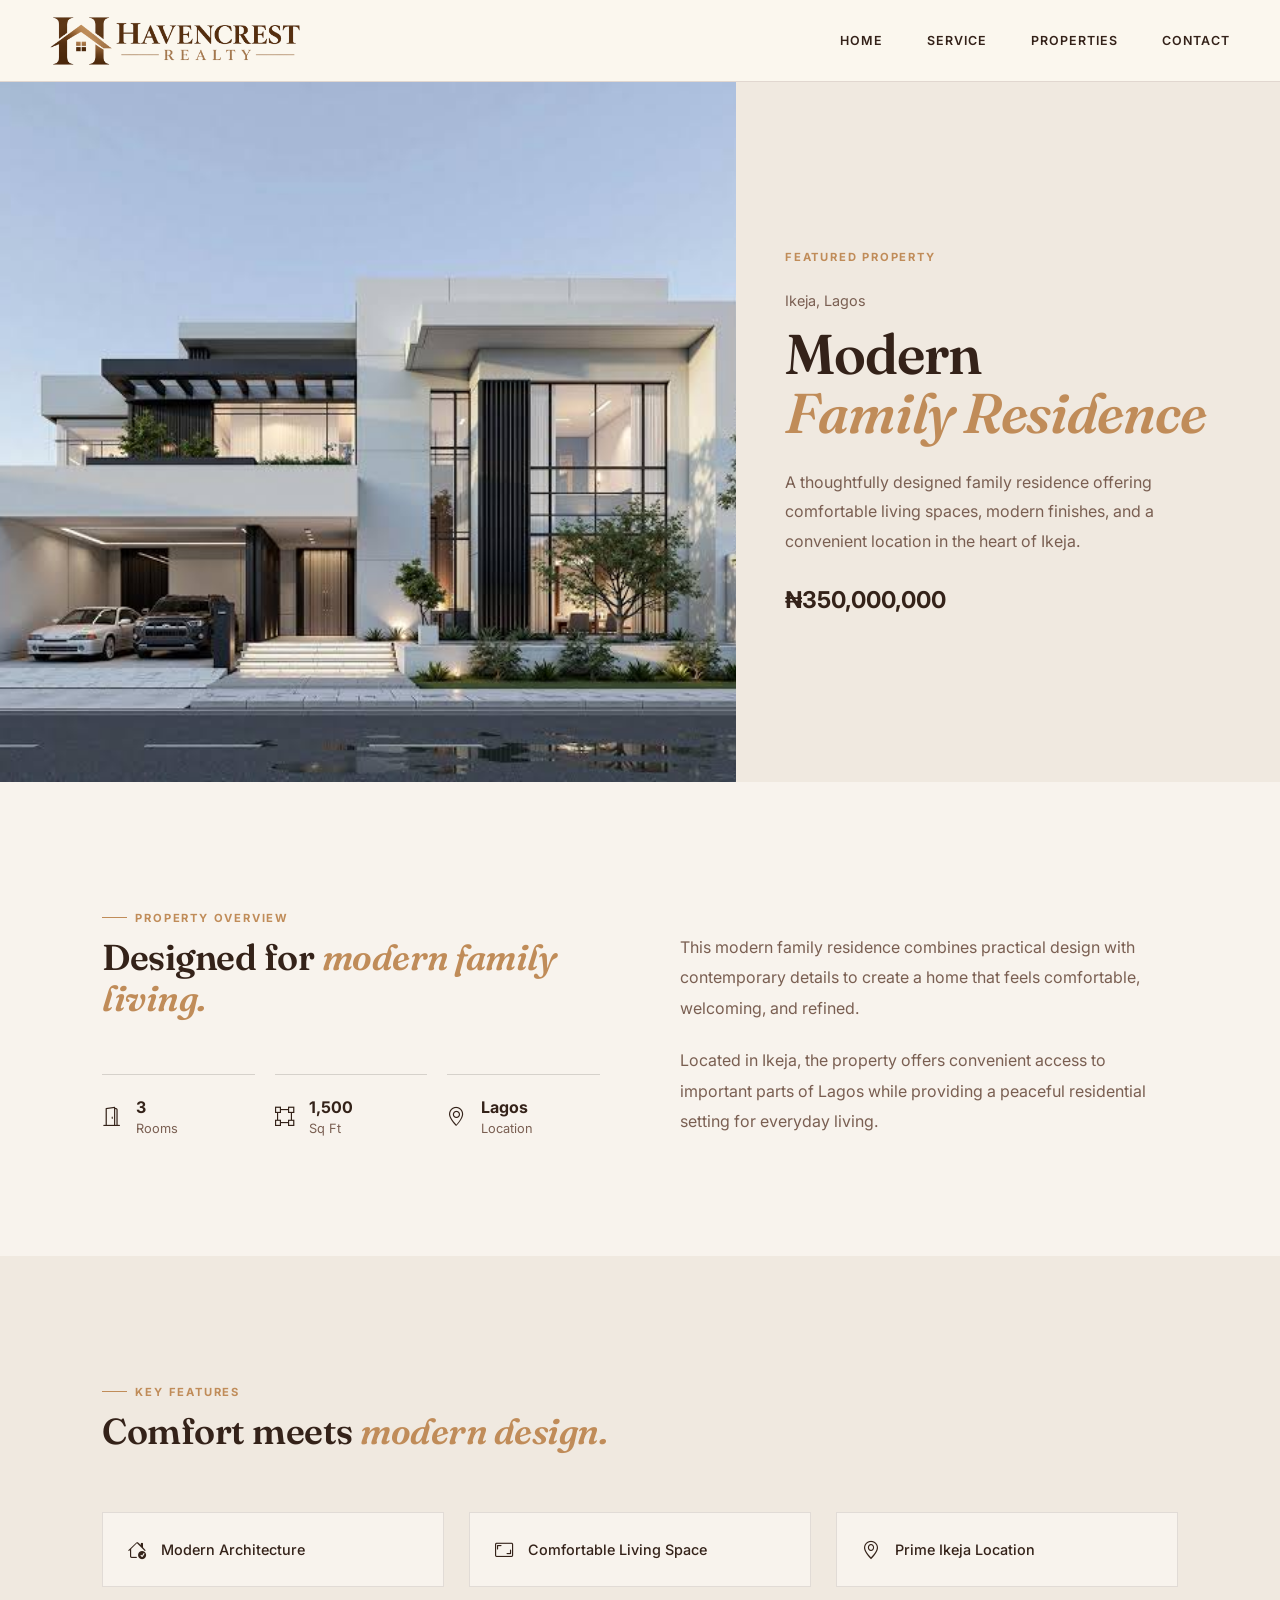
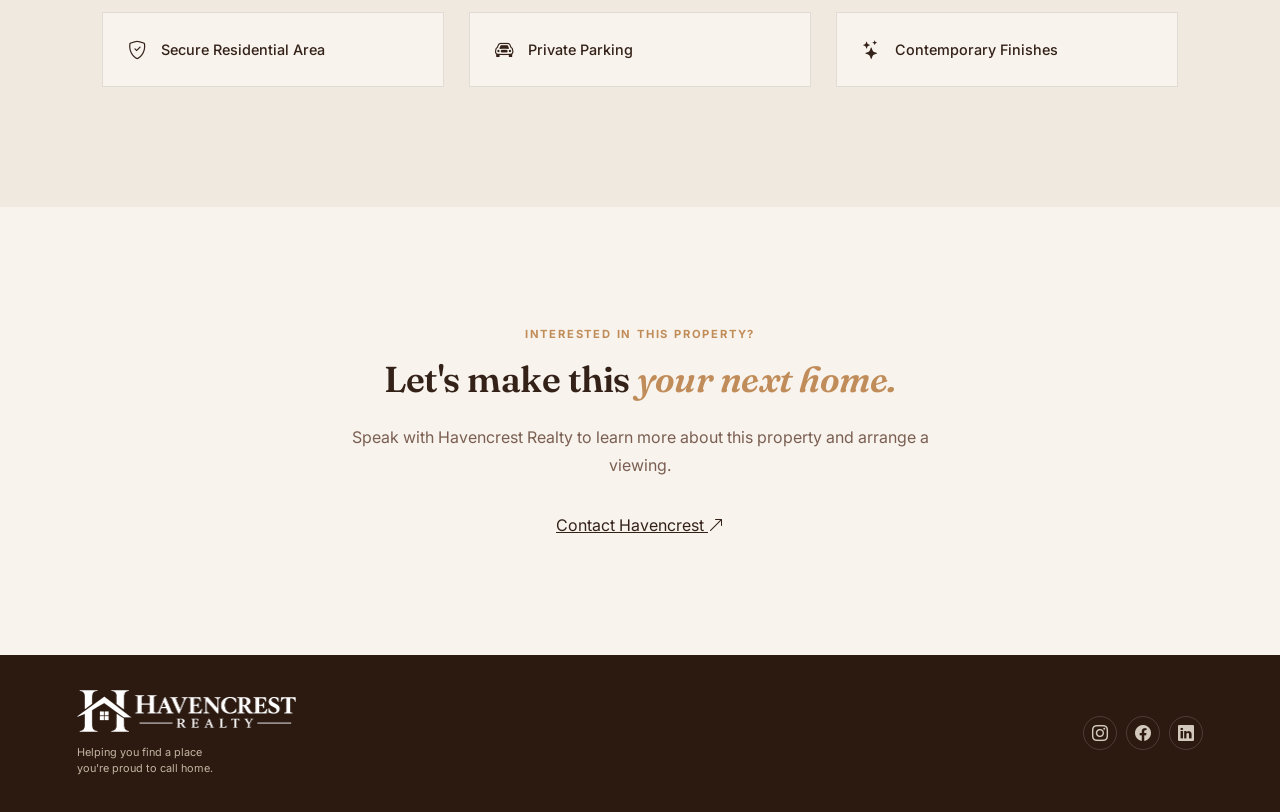
<file: property-2.html>
<!DOCTYPE html>
<html lang="en">
<head>

    <meta charset="UTF-8">
    <meta name="viewport" content="width=device-width, initial-scale=1.0">

    <title>Modern Family Residence | Havencrest Realty</title>

    <link rel="preconnect" href="https://fonts.googleapis.com">
    <link rel="preconnect" href="https://fonts.gstatic.com" crossorigin>

    <link
        href="https://fonts.googleapis.com/css2?family=Fraunces:ital,wght@0,400;0,500;0,600;0,700;1,400&family=Inter:wght@400;500;600;700&display=swap"
        rel="stylesheet"
    >

    <link
        rel="stylesheet"
        href="https://cdn.jsdelivr.net/npm/bootstrap-icons@1.11.1/font/bootstrap-icons.css"
    >

    <link rel="stylesheet" href="./assets/css/index.css">
    <link rel="stylesheet" href="./assets/css/property-2.css">

</head>

<body>

    <header class="nav-wrapper">

        <a href="index.html" class="logo-link">

            <img
                src="./assets/image/havencrest-logo.png"
                alt="Havencrest Realty"
                class="logo-img"
            >

        </a>

        <nav class="nav-content">

            <a href="index.html#home">HOME</a>
            <a href="services.html">SERVICE</a>
            <a href="properties.html">PROPERTIES</a>
            <a href="index.html#contact">CONTACT</a>

        </nav>

        <button class="menu-toggle" aria-label="Toggle menu" aria-expanded="false">
            <i class="bi bi-list"></i>
        </button>

    </header>


    <main>

        <section class="property-detail-hero">

            <div class="property-detail-image">

                <img
                    src="./assets/image/house card 2.jpg"
                    alt="Modern Family Residence in Ikeja"
                >

            </div>


            <div class="property-detail-intro">

                <span class="section-label">
                    FEATURED PROPERTY
                </span>

                <p class="property-detail-location">
                    Ikeja, Lagos
                </p>

                <h1>
                    Modern
                    <span>Family Residence</span>
                </h1>

                <p class="property-detail-description">
                    A thoughtfully designed family residence offering
                    comfortable living spaces, modern finishes, and a
                    convenient location in the heart of Ikeja.
                </p>

                <div class="property-detail-price">
                    ₦350,000,000
                </div>

            </div>

        </section>


        <section class="property-detail-info">

            <div class="property-overview">

                <div class="property-overview-heading">

                    <span class="section-label">
                        PROPERTY OVERVIEW
                    </span>

                    <h2>
                        Designed for
                        <span>modern family living.</span>
                    </h2>

                </div>


                <div class="property-stats">

                    <div class="property-stat">

                        <i class="bi bi-door-open"></i>

                        <div>
                            <strong>3</strong>
                            <span>Rooms</span>
                        </div>

                    </div>


                    <div class="property-stat">

                        <i class="bi bi-bounding-box"></i>

                        <div>
                            <strong>1,500</strong>
                            <span>Sq Ft</span>
                        </div>

                    </div>


                    <div class="property-stat">

                        <i class="bi bi-geo-alt"></i>

                        <div>
                            <strong>Lagos</strong>
                            <span>Location</span>
                        </div>

                    </div>

                </div>

            </div>


            <div class="property-description">

                <p>
                    This modern family residence combines practical
                    design with contemporary details to create a home
                    that feels comfortable, welcoming, and refined.
                </p>

                <p>
                    Located in Ikeja, the property offers convenient
                    access to important parts of Lagos while providing
                    a peaceful residential setting for everyday living.
                </p>

            </div>

        </section>


        <section class="property-features">

            <div class="property-features-heading">

                <span class="section-label">
                    KEY FEATURES
                </span>

                <h2>
                    Comfort meets
                    <span>modern design.</span>
                </h2>

            </div>


            <div class="features-grid">

                <div class="feature-item">

                    <i class="bi bi-house-check"></i>

                    <span>
                        Modern Architecture
                    </span>

                </div>


                <div class="feature-item">

                    <i class="bi bi-aspect-ratio"></i>

                    <span>
                        Comfortable Living Space
                    </span>

                </div>


                <div class="feature-item">

                    <i class="bi bi-geo-alt"></i>

                    <span>
                        Prime Ikeja Location
                    </span>

                </div>


                <div class="feature-item">

                    <i class="bi bi-shield-check"></i>

                    <span>
                        Secure Residential Area
                    </span>

                </div>


                <div class="feature-item">

                    <i class="bi bi-car-front"></i>

                    <span>
                        Private Parking
                    </span>

                </div>


                <div class="feature-item">

                    <i class="bi bi-stars"></i>

                    <span>
                        Contemporary Finishes
                    </span>

                </div>

            </div>

        </section>


        <section class="property-detail-cta">

            <div class="property-detail-cta-content">

                <span class="section-label">
                    INTERESTED IN THIS PROPERTY?
                </span>

                <h2>
                    Let's make this
                    <span>your next home.</span>
                </h2>

                <p>
                    Speak with Havencrest Realty to learn more about
                    this property and arrange a viewing.
                </p>

                <a href="index.html#contact" class="cta-button">

                    Contact Havencrest

                    <i class="bi bi-arrow-up-right"></i>

                </a>

            </div>

        </section>

    </main>


    <footer class="footer">

        <div class="footer-logo">

            <img
                src="./assets/image/havencrest-logo.png"
                alt="Havencrest Realty"
            >

            <p>
                Helping you find a place<br>
                you're proud to call home.
            </p>

        </div>


        <div class="footer-socials">

            <a href="#" aria-label="Instagram">
                <i class="bi bi-instagram"></i>
            </a>

            <a href="#" aria-label="Facebook">
                <i class="bi bi-facebook"></i>
            </a>

            <a href="#" aria-label="LinkedIn">
                <i class="bi bi-linkedin"></i>
            </a>

        </div>

    </footer>

    <script src="./assets/js/main.js"></script>

</body>
</html>
</file>
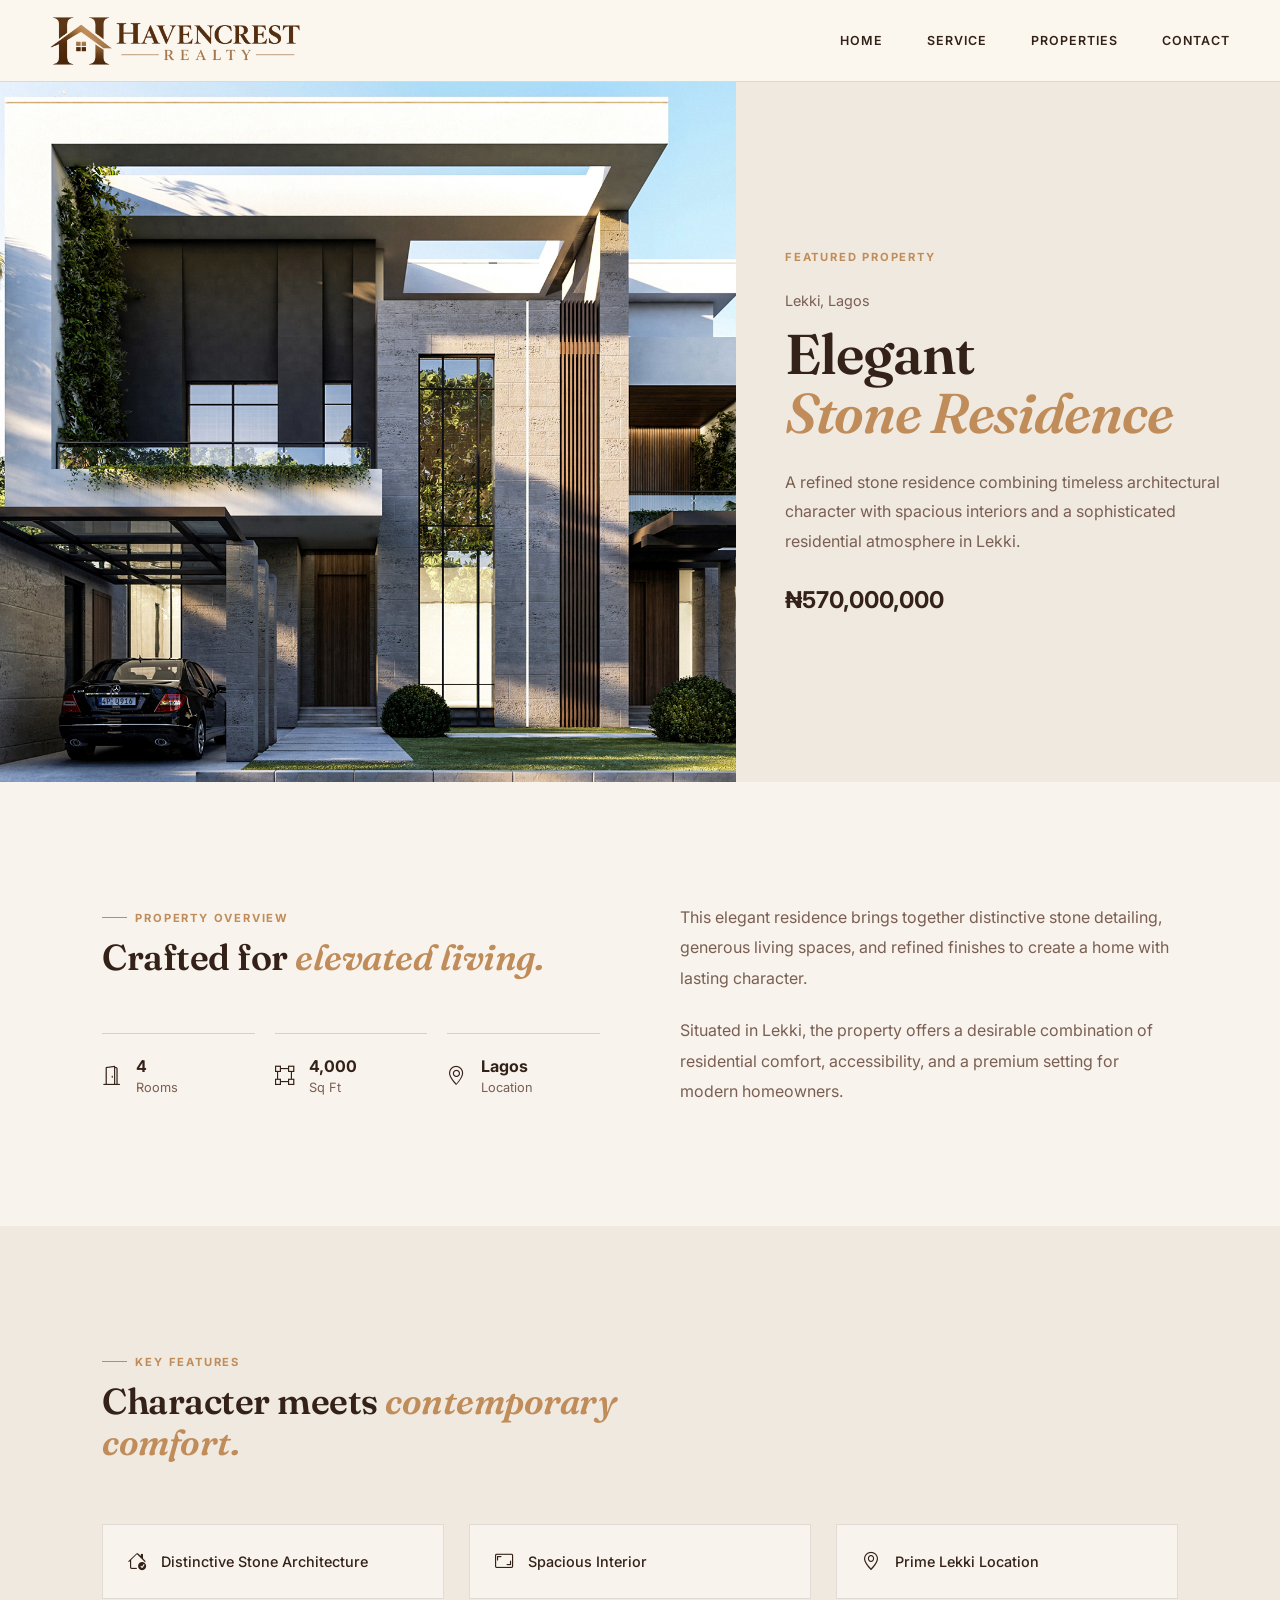
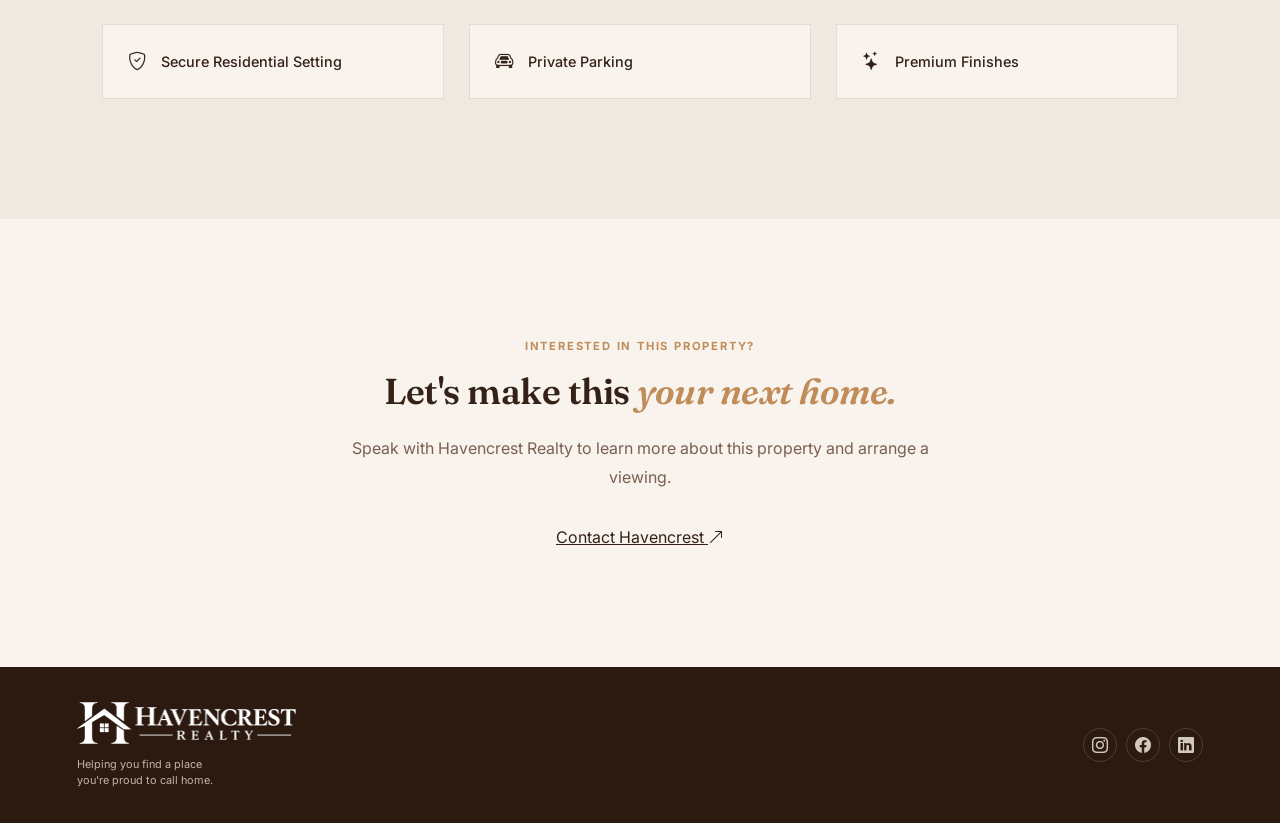
<file: property-3.html>
<!DOCTYPE html>
<html lang="en">
<head>

    <meta charset="UTF-8">
    <meta name="viewport" content="width=device-width, initial-scale=1.0">

    <title>Elegant Stone Residence | Havencrest Realty</title>

    <link rel="preconnect" href="https://fonts.googleapis.com">
    <link rel="preconnect" href="https://fonts.gstatic.com" crossorigin>

    <link
        href="https://fonts.googleapis.com/css2?family=Fraunces:ital,wght@0,400;0,500;0,600;0,700;1,400&family=Inter:wght@400;500;600;700&display=swap"
        rel="stylesheet"
    >

    <link
        rel="stylesheet"
        href="https://cdn.jsdelivr.net/npm/bootstrap-icons@1.11.1/font/bootstrap-icons.css"
    >

    <link rel="stylesheet" href="./assets/css/index.css">
    <link rel="stylesheet" href="./assets/css/property-3.css">

</head>

<body>

    <header class="nav-wrapper">

        <a href="index.html" class="logo-link">

            <img
                src="./assets/image/havencrest-logo.png"
                alt="Havencrest Realty"
                class="logo-img"
            >

        </a>

        <nav class="nav-content">

            <a href="index.html">HOME</a>
            <a href="services.html">SERVICE</a>
            <a href="properties.html">PROPERTIES</a>
            <a href="index.html#contact">CONTACT</a>

        </nav>

        <button class="menu-toggle" aria-label="Toggle menu" aria-expanded="false">
            <i class="bi bi-list"></i>
        </button>

    </header>


    <main>

        <section class="property-detail-hero">

            <div class="property-detail-image">

                <img
                    src="./assets/image/house card 3.jpg"
                    alt="Elegant Stone Residence in Lekki"
                >

            </div>


            <div class="property-detail-intro">

                <span class="section-label">
                    FEATURED PROPERTY
                </span>

                <p class="property-detail-location">
                    Lekki, Lagos
                </p>

                <h1>
                    Elegant
                    <span>Stone Residence</span>
                </h1>

                <p class="property-detail-description">
                    A refined stone residence combining timeless
                    architectural character with spacious interiors
                    and a sophisticated residential atmosphere in Lekki.
                </p>

                <div class="property-detail-price">
                    ₦570,000,000
                </div>

            </div>

        </section>


        <section class="property-detail-info">

            <div class="property-overview">

                <div class="property-overview-heading">

                    <span class="section-label">
                        PROPERTY OVERVIEW
                    </span>

                    <h2>
                        Crafted for
                        <span>elevated living.</span>
                    </h2>

                </div>


                <div class="property-stats">

                    <div class="property-stat">

                        <i class="bi bi-door-open"></i>

                        <div>
                            <strong>4</strong>
                            <span>Rooms</span>
                        </div>

                    </div>


                    <div class="property-stat">

                        <i class="bi bi-bounding-box"></i>

                        <div>
                            <strong>4,000</strong>
                            <span>Sq Ft</span>
                        </div>

                    </div>


                    <div class="property-stat">

                        <i class="bi bi-geo-alt"></i>

                        <div>
                            <strong>Lagos</strong>
                            <span>Location</span>
                        </div>

                    </div>

                </div>

            </div>


            <div class="property-description">

                <p>
                    This elegant residence brings together distinctive
                    stone detailing, generous living spaces, and refined
                    finishes to create a home with lasting character.
                </p>

                <p>
                    Situated in Lekki, the property offers a desirable
                    combination of residential comfort, accessibility,
                    and a premium setting for modern homeowners.
                </p>

            </div>

        </section>


        <section class="property-features">

            <div class="property-features-heading">

                <span class="section-label">
                    KEY FEATURES
                </span>

                <h2>
                    Character meets
                    <span>contemporary comfort.</span>
                </h2>

            </div>


            <div class="features-grid">

                <div class="feature-item">

                    <i class="bi bi-house-check"></i>

                    <span>
                        Distinctive Stone Architecture
                    </span>

                </div>


                <div class="feature-item">

                    <i class="bi bi-aspect-ratio"></i>

                    <span>
                        Spacious Interior
                    </span>

                </div>


                <div class="feature-item">

                    <i class="bi bi-geo-alt"></i>

                    <span>
                        Prime Lekki Location
                    </span>

                </div>


                <div class="feature-item">

                    <i class="bi bi-shield-check"></i>

                    <span>
                        Secure Residential Setting
                    </span>

                </div>


                <div class="feature-item">

                    <i class="bi bi-car-front"></i>

                    <span>
                        Private Parking
                    </span>

                </div>


                <div class="feature-item">

                    <i class="bi bi-stars"></i>

                    <span>
                        Premium Finishes
                    </span>

                </div>

            </div>

        </section>


        <section class="property-detail-cta">

            <div class="property-detail-cta-content">

                <span class="section-label">
                    INTERESTED IN THIS PROPERTY?
                </span>

                <h2>
                    Let's make this
                    <span>your next home.</span>
                </h2>

                <p>
                    Speak with Havencrest Realty to learn more about
                    this property and arrange a viewing.
                </p>

                <a href="index.html#contact" class="cta-button">

                    Contact Havencrest

                    <i class="bi bi-arrow-up-right"></i>

                </a>

            </div>

        </section>

    </main>


    <footer class="footer">

        <div class="footer-logo">

            <img
                src="./assets/image/havencrest-logo.png"
                alt="Havencrest Realty"
            >

            <p>
                Helping you find a place<br>
                you're proud to call home.
            </p>

        </div>


        <div class="footer-socials">

            <a href="#" aria-label="Instagram">
                <i class="bi bi-instagram"></i>
            </a>

            <a href="#" aria-label="Facebook">
                <i class="bi bi-facebook"></i>
            </a>

            <a href="#" aria-label="LinkedIn">
                <i class="bi bi-linkedin"></i>
            </a>

        </div>

    </footer>

    <script src="./assets/js/main.js"></script>

</body>
</html>
</file>
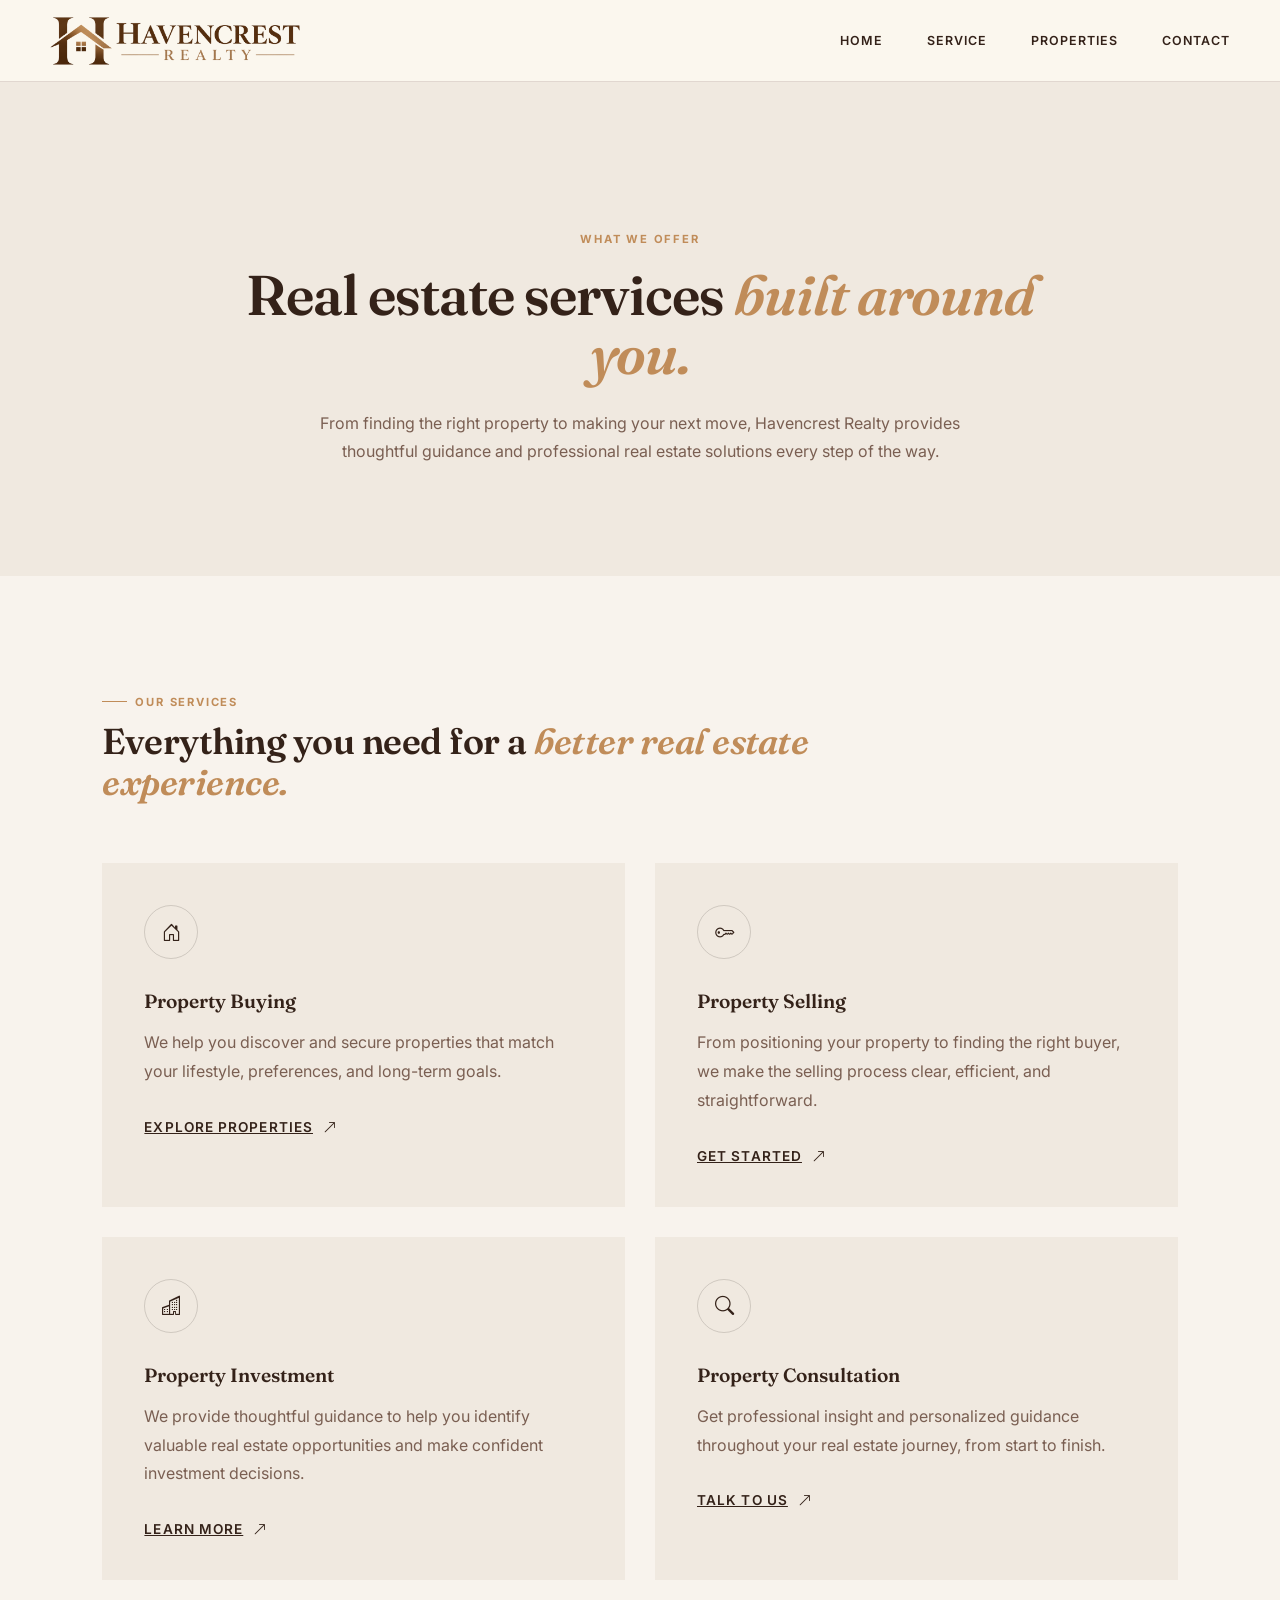
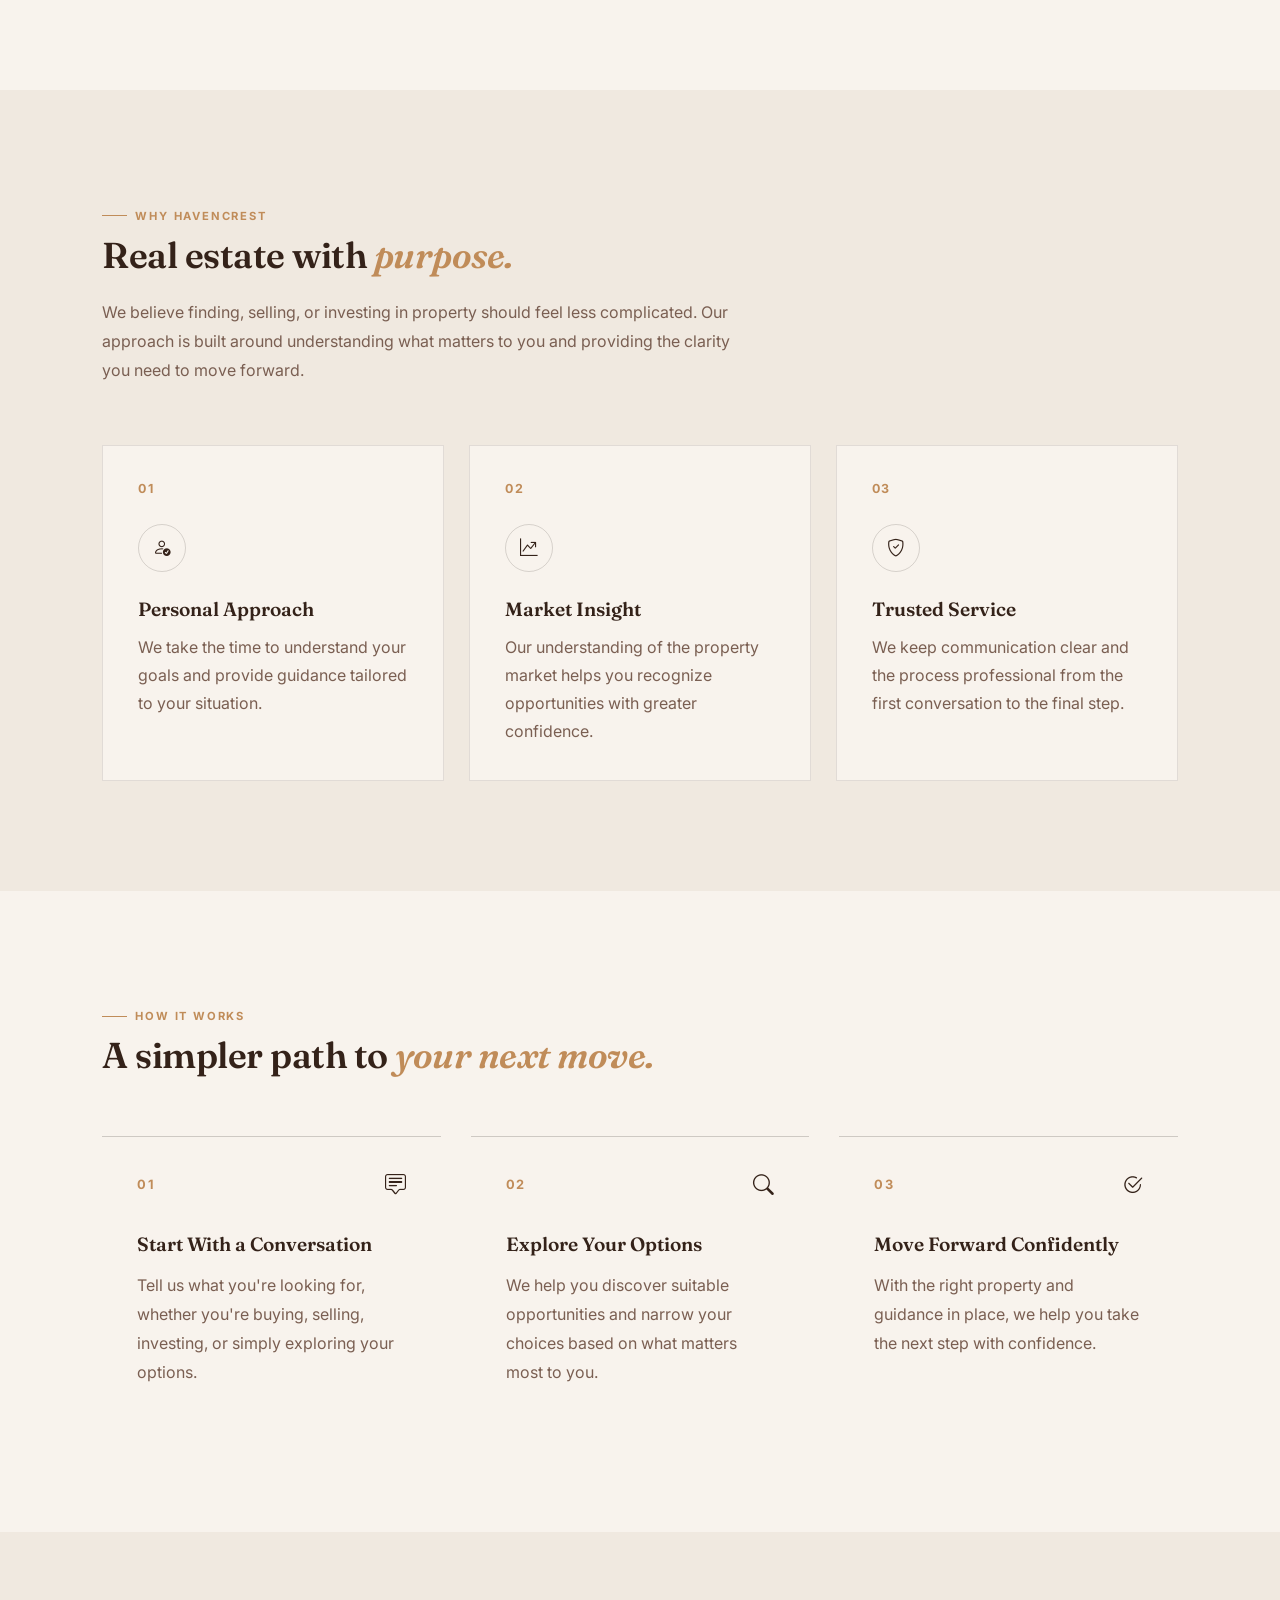
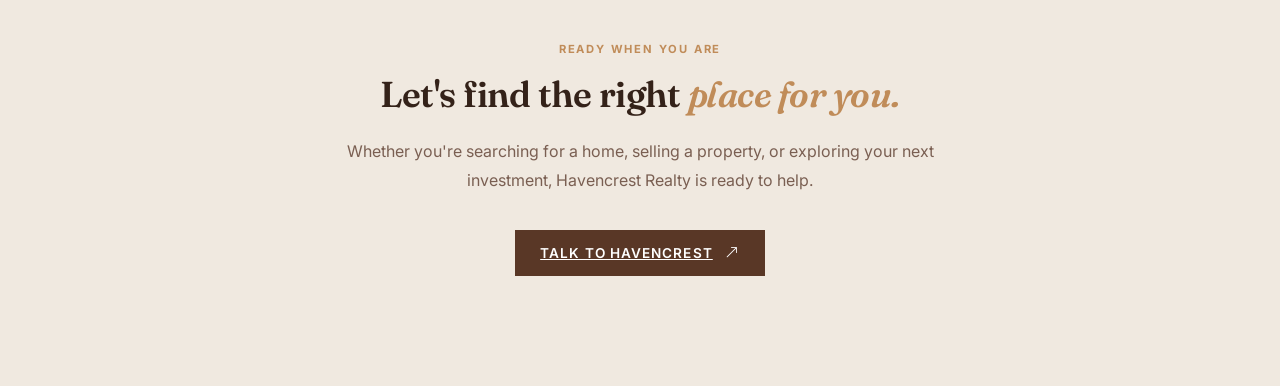
<file: services.html>
<!DOCTYPE html>
<html lang="en">
<head>

    <meta charset="UTF-8">
    <meta name="viewport" content="width=device-width, initial-scale=1.0">

    <title>Services | Havencrest Realty</title>

    <link rel="preconnect" href="https://fonts.googleapis.com">
    <link rel="preconnect" href="https://fonts.gstatic.com" crossorigin>

    <link
        href="https://fonts.googleapis.com/css2?family=Fraunces:ital,wght@0,400;0,500;0,600;0,700;1,400&family=Inter:wght@400;500;600;700&display=swap"
        rel="stylesheet"
    >

    <link
        rel="stylesheet"
        href="https://cdn.jsdelivr.net/npm/bootstrap-icons@1.11.1/font/bootstrap-icons.css"
    >

    <link rel="stylesheet" href="./assets/css/index.css">
    <link rel="stylesheet" href="./assets/css/services.css">

</head>

<body>

    <header class="nav-wrapper">

        <a href="index.html" class="logo-link">
            <img
                src="./assets/image/havencrest-logo.png"
                alt="Havencrest Realty"
                class="logo-img"
            >
        </a>

        <nav class="nav-content">
            <a href="index.html">HOME</a>
            <a href="services.html">SERVICE</a>
            <a href="properties.html">PROPERTIES</a>
            <a href="index.html#contact">CONTACT</a>
        </nav>

        <button class="menu-toggle" aria-label="Toggle menu" aria-expanded="false">
            <i class="bi bi-list"></i>
        </button>

    </header>


<main>

    <!-- =====================================================
         SERVICES HERO
    ===================================================== -->

    <section class="services-hero">

        <span class="section-label">
            WHAT WE OFFER
        </span>

        <h1>
            Real estate services
            <span>built around you.</span>
        </h1>

        <p>
            From finding the right property to making your next move,
            Havencrest Realty provides thoughtful guidance and
            professional real estate solutions every step of the way.
        </p>

    </section>


    <!-- =====================================================
         OUR SERVICES
    ===================================================== -->

    <section class="services-section">

        <div class="services-heading">

            <span class="section-label">
                OUR SERVICES
            </span>

            <h2>
                Everything you need for a
                <span>better real estate experience.</span>
            </h2>

        </div>


        <div class="services-grid">

            <div class="service-card">

                <div class="service-icon">
                    <i class="bi bi-house-door"></i>
                </div>

                <h3>
                    Property Buying
                </h3>

                <p>
                    We help you discover and secure properties that
                    match your lifestyle, preferences, and
                    long-term goals.
                </p>

                <a href="properties.html" class="service-link">
                    Explore Properties
                    <i class="bi bi-arrow-up-right"></i>
                </a>

            </div>


            <div class="service-card">

                <div class="service-icon">
                    <i class="bi bi-key"></i>
                </div>

                <h3>
                    Property Selling
                </h3>

                <p>
                    From positioning your property to finding the
                    right buyer, we make the selling process clear,
                    efficient, and straightforward.
                </p>

                <a href="index.html" class="service-link">
                    Get Started
                    <i class="bi bi-arrow-up-right"></i>
                </a>

            </div>


            <div class="service-card">

                <div class="service-icon">
                    <i class="bi bi-buildings"></i>
                </div>

                <h3>
                    Property Investment
                </h3>

                <p>
                    We provide thoughtful guidance to help you identify
                    valuable real estate opportunities and make
                    confident investment decisions.
                </p>

                <a href="index.html" class="service-link">
                    Learn More
                    <i class="bi bi-arrow-up-right"></i>
                </a>

            </div>


            <div class="service-card">

                <div class="service-icon">
                    <i class="bi bi-search"></i>
                </div>

                <h3>
                    Property Consultation
                </h3>

                <p>
                    Get professional insight and personalized guidance
                    throughout your real estate journey, from start
                    to finish.
                </p>

                <a href="index.html" class="service-link">
                    Talk to Us
                    <i class="bi bi-arrow-up-right"></i>
                </a>

            </div>

        </div>

    </section>


    <!-- =====================================================
         WHY HAVENCREST
    ===================================================== -->

    <section class="services-trust">

        <div class="services-trust-intro">

            <span class="section-label">
                WHY HAVENCREST
            </span>

            <h2>
                Real estate with
                <span>purpose.</span>
            </h2>

            <p>
                We believe finding, selling, or investing in property
                should feel less complicated. Our approach is built
                around understanding what matters to you and providing
                the clarity you need to move forward.
            </p>

        </div>


        <div class="trust-grid">

            <div class="trust-card">

                <span class="trust-number">
                    01
                </span>

                <div class="trust-icon">
                    <i class="bi bi-person-check"></i>
                </div>

                <h3>
                    Personal Approach
                </h3>

                <p>
                    We take the time to understand your goals and
                    provide guidance tailored to your situation.
                </p>

            </div>


            <div class="trust-card">

                <span class="trust-number">
                    02
                </span>

                <div class="trust-icon">
                    <i class="bi bi-graph-up-arrow"></i>
                </div>

                <h3>
                    Market Insight
                </h3>

                <p>
                    Our understanding of the property market helps
                    you recognize opportunities with greater confidence.
                </p>

            </div>


            <div class="trust-card">

                <span class="trust-number">
                    03
                </span>

                <div class="trust-icon">
                    <i class="bi bi-shield-check"></i>
                </div>

                <h3>
                    Trusted Service
                </h3>

                <p>
                    We keep communication clear and the process
                    professional from the first conversation to the
                    final step.
                </p>

            </div>

        </div>

    </section>


    <!-- =====================================================
         OUR PROCESS
    ===================================================== -->

    <section class="services-process">

        <div class="process-heading">

            <span class="section-label">
                HOW IT WORKS
            </span>

            <h2>
                A simpler path to
                <span>your next move.</span>
            </h2>

        </div>


        <div class="process-grid">

            <div class="process-card">

                <div class="process-top">
                    <span>01</span>
                    <i class="bi bi-chat-square-text"></i>
                </div>

                <h3>
                    Start With a Conversation
                </h3>

                <p>
                    Tell us what you're looking for, whether you're
                    buying, selling, investing, or simply exploring
                    your options.
                </p>

            </div>


            <div class="process-card">

                <div class="process-top">
                    <span>02</span>
                    <i class="bi bi-search"></i>
                </div>

                <h3>
                    Explore Your Options
                </h3>

                <p>
                    We help you discover suitable opportunities and
                    narrow your choices based on what matters most
                    to you.
                </p>

            </div>


            <div class="process-card">

                <div class="process-top">
                    <span>03</span>
                    <i class="bi bi-check2-circle"></i>
                </div>

                <h3>
                    Move Forward Confidently
                </h3>

                <p>
                    With the right property and guidance in place,
                    we help you take the next step with confidence.
                </p>

            </div>

        </div>

    </section>


    <!-- =====================================================
         SERVICES CTA
    ===================================================== -->

    <section class="services-cta">

        <div class="services-cta-content">

            <span class="section-label">
                READY WHEN YOU ARE
            </span>

            <h2>
                Let's find the right
                <span>place for you.</span>
            </h2>

            <p>
                Whether you're searching for a home, selling a property,
                or exploring your next investment, Havencrest Realty
                is ready to help.
            </p>

            <a href="index.html" class="cta-button">
                Talk to Havencrest
                <i class="bi bi-arrow-up-right"></i>
            </a>

        </div>

    </section>

</main>

<script src="./assets/js/main.js"></script>

</body>
</html>
</file>
<file: assets/css/index.css>
:root {
  --color-bg: hsla(35, 45%, 95%, 1);
  --color-bg-soft: hsla(35, 35%, 91%, 1);
  --color-text: hsla(20, 35%, 15%, 1);
  --color-text-soft: hsla(20, 20%, 40%, 1);
  --color-accent: hsla(30, 45%, 55%, 1);
  --color-cta: hsla(20, 40%, 25%, 1);
  --color-cta-hover: hsla(20, 40%, 18%, 1);
  --color-white: #ffffff;
  --color-border: hsla(20, 20%, 80%, 0.7);
}


* {
  margin: 0;
  padding: 0;
  box-sizing: border-box;
}


html {
  scroll-behavior: smooth;
}


body {
  font-family: 'Inter', sans-serif;
  color: var(--color-text);
  background-color: var(--color-bg);
  overflow-x: hidden;
}


img {
  max-width: 100%;
}


a {
  color: inherit;
}


h1,
h2,
h3,
h4 {
  font-family: 'Fraunces', serif;
}


h1 {
  font-size: 3.5rem;
  font-weight: 600;
  line-height: 1.05;
  letter-spacing: -1px;
}


h2 {
  font-size: 2.25rem;
  font-weight: 600;
  line-height: 1.15;
  letter-spacing: -0.5px;
}


h3 {
  font-size: 1.2rem;
  font-weight: 600;
}


h4 {
  font-size: 1rem;
  font-weight: 500;
}


p {
  font-family: 'Inter', sans-serif;
  font-weight: 400;
  line-height: 1.7;
}


/* NAVIGATION*/

.nav-wrapper {
  position: sticky;
  top: 0;
  z-index: 100;

  min-height: 82px;
  padding: 15px 50px;

  display: flex;
  align-items: center;
  justify-content: space-between;

  background-color: rgba(251, 247, 239, 0.94);
  backdrop-filter: blur(12px);

  border-bottom: 1px solid var(--color-border);
}


.logo-link {
  display: flex;
  align-items: center;
  text-decoration: none;
}


.logo-img {
  width: auto;
  height: 48px;
  display: block;
}


.nav-content {
  display: flex;
  align-items: center;
  gap: 44px;
}


.nav-content a {
  position: relative;
  font-family: 'Inter', sans-serif;
  font-size: 0.78rem;
  font-weight: 600;
  letter-spacing: 1px;
  text-decoration: none;
  color: var(--color-text);
  transition: color 0.25s ease;
}

.nav-content a::after {
  content: "";
  position: absolute;
  left: 0;
  bottom: -7px;
  width: 0;
  height: 1px;
  background-color: var(--color-cta);
  transition: width 0.25s ease;
}


.nav-content a:hover {
  color: var(--color-cta);
}


.nav-content a:hover::after {
  width: 100%;
}


/* GENERAL ELEMENTS*/

.section-label {
  display: inline-flex;
  align-items: center;
  gap: 8px;
  font-family: 'Inter', sans-serif;
  font-size: 0.7rem;
  font-weight: 700;
  letter-spacing: 1.8px;
  color: var(--color-accent);
}


.section-label::before {
  content: "";
  width: 25px;
  height: 1px;
  background-color: var(--color-accent);
}


.text-link {
  display: inline-flex;
  align-items: center;
  gap: 10px;
  width: fit-content;
  font-family: 'Inter', sans-serif;
  font-size: 0.85rem;
  font-weight: 600;
  text-decoration: none;
  color: var(--color-cta);
  transition: gap 0.25s ease;
}


.text-link:hover {
  gap: 15px;
}


/* BUTTON*/

.btn {
  display: inline-flex;
  align-items: center;
  justify-content: center;
  gap: 12px;
  width: fit-content;
  padding: 14px 22px;
  border: none;
  border-radius: 7px;
  background-color: var(--color-cta);
  color: var(--color-bg);
  font-family: 'Inter', sans-serif;
  font-size: 0.8rem;
  font-weight: 600;
  text-decoration: none;
  cursor: pointer;

  transition:
    background-color 0.25s ease,
    transform 0.25s ease,
    box-shadow 0.25s ease;
}


.btn:hover {
  background-color: var(--color-cta-hover);
  transform: translateY(-2px);
  box-shadow: 0 8px 20px rgba(40, 25, 15, 0.15);
}


/* HERO*/

.landing-page {
  min-height: calc(100vh - 82px);
  display: flex;
  align-items: center;
  background-color: var(--color-bg);
  padding: 50px;
}


.hero-content {
  width: 100%;
  max-width: 1350px;
  margin: 0 auto;
  display: grid;
  grid-template-columns: 0.82fr 1.18fr;
  align-items: center;
  gap: 60px;
}


.hero-text {
  display: flex;
  flex-direction: column;
  align-items: flex-start;
  gap: 22px;
}


.hero-label {
  display: flex;
  align-items: center;
  gap: 9px;
  font-family: 'Inter', sans-serif;
  font-size: 0.7rem;
  font-weight: 700;
  letter-spacing: 1.7px;
  color: var(--color-accent);
}


.hero-label i {
  font-size: 0.9rem;
}


.hero-text h1 {
  max-width: 520px;
}


.hero-text h1 span {
  display: block;
  color: var(--color-cta);
}


.hero-text p {
  max-width: 470px;
  font-size: 1rem;
  line-height: 1.8;
  color: var(--color-text-soft);
}


.hero-actions {
  display: flex;
  align-items: center;
  gap: 28px;
  margin-top: 8px;
}


.hero-link {
  display: inline-flex;
  align-items: center;
  gap: 7px;
  font-family: 'Inter', sans-serif;
  font-size: 0.82rem;
  font-weight: 600;
  text-decoration: none;
  color: var(--color-text);
  transition: gap 0.25s ease;
}


.hero-link:hover {
  gap: 11px;
}


.hero-image-wrapper {
  position: relative;
}


.landing-img {
  width: 100%;
  height: 620px;
  display: block;
  object-fit: cover;
  border-radius: 4px 70px 4px 70px;
}


.hero-image-card {
  position: absolute;
  left: -30px;
  bottom: 35px;
  display: flex;
  align-items: center;
  gap: 13px;
  padding: 15px 20px;
  background-color: rgba(255, 255, 255, 0.94);
  box-shadow: 0 12px 30px rgba(40, 25, 15, 0.13);
  border-radius: 8px;
}


.hero-card-icon {
  width: 42px;
  height: 42px;
  display: flex;
  align-items: center;
  justify-content: center;
  border-radius: 50%;
  background-color: var(--color-bg-soft);
  color: var(--color-cta);
}


.hero-image-card strong,
.hero-image-card small {
  display: block;
}


.hero-image-card strong {
  font-family: 'Inter', sans-serif;
  font-size: 0.78rem;
  font-weight: 700;
}


.hero-image-card small {
  margin-top: 3px;
  font-family: 'Inter', sans-serif;
  font-size: 0.68rem;
  color: var(--color-text-soft);
}


/* ABOUT*/

.second-page {
  min-height: 100vh;
  padding: 110px 8%;
  display: grid;
  grid-template-columns: 1fr 0.9fr;
  align-items: center;
  gap: 90px;
  background-color: var(--color-bg-soft);
}


.second-page-image-wrapper {
  position: relative;
}


.second-page-img {
  width: 100%;
  height: 570px;
  display: block;
  object-fit: cover;
  border-radius: 4px 45px 4px 45px;
}


.image-caption {
  position: absolute;
  right: -25px;
  bottom: 25px;
  display: flex;
  align-items: center;
  gap: 13px;
  padding: 14px 20px;
  background-color: var(--color-cta);
  color: var(--color-bg);
  border-radius: 5px;
}


.image-caption span {
  font-family: 'Fraunces', serif;
  font-size: 1.3rem;
}


.image-caption p {
  font-size: 0.68rem;
  line-height: 1.3;
  max-width: 120px;
}


.second-page-info {
  display: flex;
  flex-direction: column;
  align-items: flex-start;
  gap: 22px;
}


.second-page-info h2 {
  max-width: 500px;
}


.second-page-info h2 span {
  color: var(--color-accent);
}


.second-page-info > p {
  max-width: 490px;
  font-size: 0.95rem;
  color: var(--color-text-soft);
}


.stats-list {
  width: 100%;
  display: flex;
  list-style: none;
  margin-top: 22px;
}


.stats-list li {
  flex: 1;
  padding: 0 24px;
  border-right: 1px solid var(--color-border);
}


.stats-list li:first-child {
  padding-left: 0;
}


.stats-list li:last-child {
  border-right: none;
}


.stats-list h3 {
  font-size: 1.8rem;
  color: var(--color-cta);
}


.stats-list h3 span {
  color: var(--color-accent);
}


.stats-list p {
  margin-top: 4px;
  font-size: 0.72rem;
  line-height: 1.4;
  color: var(--color-text-soft);
}


/* WHY CHOOSE US*/

.choose-us {
  min-height: 100vh;
  padding: 110px 6%;
  display: flex;
  flex-direction: column;
  justify-content: center;
  background-color: var(--color-bg);
}


.choose-us-intro {
  max-width: 650px;
  margin: 0 auto 60px;
  text-align: center;
}


.choose-us-intro .section-label {
  justify-content: center;
}


.choose-us-intro h2 {
  margin-top: 15px;
}


.choose-us-intro p {
  max-width: 500px;
  margin: 14px auto 0;
  font-size: 0.92rem;
  color: var(--color-text-soft);
}


.cards-row {
  display: grid;
  grid-template-columns: repeat(4, 1fr);
  gap: 18px;
}


.choose-card {
  position: relative;
  min-height: 300px;
  padding: 32px 28px;
  background-color: var(--color-bg-soft);
  border: 1px solid var(--color-border);
  border-radius: 5px;
  transition:
    transform 0.3s ease,
    box-shadow 0.3s ease;
}


.choose-card:hover {
  transform: translateY(-7px);
  box-shadow: 0 18px 35px rgba(40, 25, 15, 0.08);
}


.choose-icon-badge {
  width: 52px;
  height: 52px;
  display: flex;
  align-items: center;
  justify-content: center;
  margin-bottom: 38px;
  border-radius: 50%;
  background-color: var(--color-cta);
  color: var(--color-bg);
}


.choose-icon-badge i {
  font-size: 1.15rem;
}


.card-number {
  position: absolute;
  top: 27px;
  right: 25px;
  font-family: 'Inter', sans-serif;
  font-size: 0.65rem;
  font-weight: 700;
  letter-spacing: 1px;
  color: var(--color-accent);
}


.choose-card h3 {
  margin-bottom: 12px;
}


.choose-card p {
  font-size: 0.8rem;
  line-height: 1.75;
  color: var(--color-text-soft);
}


/* FEATURED RESIDENCES*/

.featured-residences {
  min-height: 100vh;
  padding: 110px 6%;
  background-color: var(--color-bg-soft);
}


.section-heading {
  max-width: 1200px;
  margin: 0 auto 50px;
  display: flex;
  align-items: flex-end;
  justify-content: space-between;
}


.section-heading h2 {
  margin-top: 12px;
}


.property-grid {
  max-width: 1200px;
  margin: 0 auto;
  display: grid;
  grid-template-columns: repeat(3, 1fr);
  gap: 22px;
}


.property-card {
  overflow: hidden;
  background-color: var(--color-white);
  border-radius: 5px;
  border: 1px solid rgba(70, 45, 25, 0.08);
  box-shadow: 0 8px 25px rgba(40, 25, 15, 0.05);
  transition:
    transform 0.3s ease,
    box-shadow 0.3s ease;
}


.property-card:hover {
  transform: translateY(-7px);
  box-shadow: 0 18px 35px rgba(40, 25, 15, 0.11);
}


.property-image-wrapper {
  position: relative;
}


.property-img {
  width: 100%;
  height: 270px;
  display: block;
  object-fit: cover;
}


.property-status {
  position: absolute;
  top: 16px;
  left: 16px;
  padding: 7px 11px;
  background-color: rgba(255, 255, 255, 0.92);
  border-radius: 3px;
  font-family: 'Inter', sans-serif;
  font-size: 0.6rem;
  font-weight: 700;
  letter-spacing: 1px;
  color: var(--color-cta);
}


.property-info {
  padding: 23px;
}


.property-location {
  display: flex;
  align-items: center;
  gap: 6px;
  font-size: 0.7rem;
  font-weight: 600;
  color: var(--color-accent);
}


.property-info h3 {
  margin-top: 9px;
  font-size: 1.25rem;
}


.property-details {
  display: flex;
  align-items: center;
  gap: 20px;
  margin-top: 17px;
  list-style: none;
}


.property-details li {
  display: flex;
  align-items: center;
  gap: 6px;
  font-size: 0.7rem;
  color: var(--color-text-soft);
}


.property-details i {
  color: var(--color-accent);
}


.property-footer {
  display: flex;
  align-items: center;
  justify-content: space-between;
  margin-top: 23px;
  padding-top: 17px;
  border-top: 1px solid hsla(20, 20%, 88%, 1);
}


.property-footer h4 {
  font-family: 'Inter', sans-serif;
  font-size: 0.92rem;
  font-weight: 700;
  color: var(--color-cta);
}


.property-arrow {
  width: 35px;
  height: 35px;
  display: flex;
  align-items: center;
  justify-content: center;
  border-radius: 50%;
  background-color: var(--color-bg-soft);
  text-decoration: none;
  color: var(--color-cta);
  transition:
    background-color 0.25s ease,
    color 0.25s ease;
}


.property-arrow:hover {
  background-color: var(--color-cta);
  color: var(--color-bg);
}


/* TESTIMONIALS*/

.testimonials {
  min-height: 100vh;
  padding: 110px 6%;
  display: flex;
  flex-direction: column;
  justify-content: center;
  background-color: var(--color-bg);
}


.testimonials-heading {
  max-width: 650px;
  margin: 0 auto 55px;
  text-align: center;
}


.testimonials-heading .section-label {
  justify-content: center;
}


.testimonials-heading h2 {
  margin-top: 15px;
}


.testimonials-heading h2 span {
  color: var(--color-accent);
}


.testimonial-grid {
  width: 100%;
  max-width: 1060px;
  margin: 0 auto;
  display: grid;
  grid-template-columns: repeat(3, 1fr);
  gap: 20px;
}


.testimonial-card {
  position: relative;
  min-height: 310px;
  padding: 30px;
  background-color: var(--color-white);
  border: 1px solid hsla(20, 20%, 87%, 1);
  border-radius: 6px;
  box-shadow: 0 8px 25px rgba(40, 25, 15, 0.05);
  transition:
    transform 0.3s ease,
    box-shadow 0.3s ease;
}


.testimonial-card:hover {
  transform: translateY(-6px);
  box-shadow: 0 18px 35px rgba(40, 25, 15, 0.09);
}


.testimonial-header {
  display: flex;
  align-items: center;
  gap: 13px;
  margin-bottom: 23px;
}


.testimonial-header img {
  width: 50px;
  height: 50px;
  border-radius: 50%;
  object-fit: cover;
}


.testimonial-header h3 {
  font-family: 'Inter', sans-serif;
  font-size: 0.85rem;
  font-weight: 700;
}


.testimonial-header h4 {
  margin-top: 3px;
  font-family: 'Inter', sans-serif;
  font-size: 0.68rem;
  font-weight: 500;
  color: hsla(20, 15%, 55%, 1);
}


.quote-icon {
  margin-bottom: 8px;
  font-size: 1.7rem;
  color: var(--color-accent);
}


.testimonial-card > p {
  font-size: 0.78rem;
  line-height: 1.8;
  color: var(--color-text-soft);
}


.testimonial-nav {
  display: flex;
  justify-content: center;
  gap: 10px;
  margin-top: 38px;
}


.nav-arrow {
  width: 42px;
  height: 42px;
  display: flex;
  align-items: center;
  justify-content: center;
  border: 1px solid hsla(20, 20%, 80%, 1);
  border-radius: 50%;
  background-color: transparent;
  color: var(--color-cta);
  cursor: pointer;
  transition:
    background-color 0.25s ease,
    color 0.25s ease;
}


.nav-arrow:hover {
  background-color: var(--color-cta);
  color: var(--color-bg);
}


/* CONTACT*/

.contact-form {
  min-height: 80vh;
  padding: 100px 30px;
  display: flex;
  align-items: center;
  justify-content: center;
  text-align: center;
  background-color: var(--color-cta);
}


.contact-content {
  width: 100%;
  max-width: 760px;
}


.contact-content .section-label {
  justify-content: center;
  color: var(--color-accent);
}


.contact-content h2 {
  margin-top: 17px;
  color: var(--color-bg);
}


.contact-content h2 span {
  display: block;
  color: var(--color-accent);
}


.contact-content > p {
  max-width: 520px;
  margin: 18px auto 0;
  font-size: 0.9rem;
  color: hsla(35, 30%, 82%, 1);
}


.contact-links {
  display: flex;
  justify-content: center;
  flex-wrap: wrap;
  gap: 25px;
  margin-top: 28px;
}


.contact-links span {
  display: flex;
  align-items: center;
  gap: 8px;
  font-family: 'Inter', sans-serif;
  font-size: 0.72rem;
  color: hsla(35, 30%, 88%, 1);
}


.contact-links i {
  color: var(--color-accent);
}


.contact-form-inner {
  max-width: 600px;
  margin: 35px auto 0;
  display: flex;
  gap: 10px;
}


.email-input {
  flex: 1;
  min-width: 0;
  padding: 15px 18px;
  border: 1px solid rgba(255, 255, 255, 0.15);
  border-radius: 6px;
  outline: none;
  background-color: rgba(255, 255, 255, 0.1);
  color: white;
  font-family: 'Inter', sans-serif;
  font-size: 0.8rem;
}


.email-input::placeholder {
  color: rgba(255, 255, 255, 0.55);
}


.email-input:focus {
  border-color: var(--color-accent);
}


.contact-form .btn {
  background-color: var(--color-bg);
  color: var(--color-cta);
}


.contact-form .btn:hover {
  background-color: var(--color-accent);
  color: var(--color-bg);
}


/* FOOTER*/

.footer {
  min-height: 150px;
  padding: 35px 6%;
  display: flex;
  align-items: center;
  justify-content: space-between;
  background-color: hsla(20, 45%, 12%, 1);
  color: var(--color-bg);
}


.footer-logo img {
  width: auto;
  height: 42px;
  filter: brightness(0) invert(1);
}


.footer-logo p {
  margin-top: 8px;
  font-size: 0.68rem;
  line-height: 1.5;
  color: hsla(35, 20%, 70%, 1);
}


.footer-socials {
  display: flex;
  gap: 9px;
}


.footer-socials a {
  width: 34px;
  height: 34px;
  display: flex;
  align-items: center;
  justify-content: center;
  border: 1px solid rgba(255, 255, 255, 0.15);
  border-radius: 50%;
  text-decoration: none;
  color: hsla(35, 20%, 78%, 1);
  transition:
    background-color 0.25s ease,
    color 0.25s ease;
}


.footer-socials a:hover {
  background-color: var(--color-accent);
  color: var(--color-cta);
}


/* ACCESSIBILITY*/

.visually-hidden {
  position: absolute;
  width: 1px;
  height: 1px;
  padding: 0;
  margin: -1px;
  overflow: hidden;
  clip: rect(0, 0, 0, 0);
  white-space: nowrap;
  border: 0;
}


/* RESPONSIVE*/

@media (max-width: 1000px) {

  .nav-wrapper {
    padding: 15px 30px;
  }


  .landing-page {
    padding: 50px 30px;
  }


  .hero-content {
    grid-template-columns: 1fr;
  }


  .hero-text {
    max-width: 650px;
  }


  .landing-img {
    height: 500px;
  }


  .second-page {
    padding: 90px 30px;

    grid-template-columns: 1fr;

    gap: 60px;
  }


  .second-page-info {
    max-width: 650px;
  }


  .cards-row {
    grid-template-columns: repeat(2, 1fr);
  }


  .property-grid,
  .testimonial-grid {
    grid-template-columns: 1fr 1fr;
  }

}


@media (max-width: 700px) {

  h1 {
    font-size: 2.7rem;
  }


  h2 {
    font-size: 1.9rem;
  }


  .nav-wrapper {
  min-height: 68px;
  padding: 10px 14px;
}

.logo-img {
  height: 34px;
  width: auto;
  flex-shrink: 0;
}

.nav-content {
  gap: 10px;
  flex-shrink: 0;
}

.nav-content a {
  font-size: 0.56rem;
  letter-spacing: 0.7px;
  white-space: nowrap;
}


  .landing-page {
    padding: 50px 20px;
  }


  .hero-content {
    gap: 45px;
  }


  .hero-text p {
    font-size: 0.9rem;
  }


  .hero-actions {
    flex-wrap: wrap;
  }


  .landing-img {
    height: 390px;

    border-radius: 4px 35px 4px 35px;
  }


  .hero-image-card {
    left: 15px;
    bottom: 20px;
  }


  .second-page {
    padding: 80px 20px;
  }


  .second-page-img {
    height: 420px;
  }


  .image-caption {
    right: 15px;
  }


  .stats-list {
    flex-wrap: wrap;
  }


  .stats-list li {
    padding: 0 12px;
  }


  .stats-list li:first-child {
    padding-left: 0;
  }


  .cards-row,
  .property-grid,
  .testimonial-grid {
    grid-template-columns: 1fr;
  }


  .choose-us,
  .featured-residences,
  .testimonials {
    padding: 80px 20px;
  }


  .section-heading {
    align-items: flex-start;
    flex-direction: column;
    gap: 20px;
  }


  .property-img {
    height: 250px;
  }


  .testimonial-card {
    min-height: auto;
  }


  .contact-form {
    padding: 80px 20px;
  }


  .contact-form-inner {
    flex-direction: column;
  }


  .email-input {
    width: 100%;
  }


  .contact-form .btn {
    width: 100%;
  }


  .footer {
    padding: 35px 20px;

    flex-direction: column;

    align-items: flex-start;

    gap: 25px;
  }


  .footer-links {
    flex-wrap: wrap;
    gap: 18px;
  }
  @media (max-width: 400px) {

  .nav-wrapper {
    padding: 9px 12px;
  }

  .logo-img {
    height: 30px;
  }

  .nav-content {
    gap: 8px;
  }

  .nav-content a {
    font-size: 0.52rem;
    letter-spacing: 0.5px;
  }

}

}

/* MOBILE MENU */

.menu-toggle {
  display: none;
  background: none;
  border: none;
  font-size: 1.8rem;
  color: var(--color-text);
  cursor: pointer;
}

@media (max-width: 700px) {

  .menu-toggle {
    display: block;
  }

  .nav-content {
    display: none;
    position: absolute;
    top: 100%;
    left: 0;
    width: 100%;
    flex-direction: column;
    align-items: flex-start;
    gap: 0;
    padding: 10px 20px 20px;
    background-color: var(--color-bg);
    border-bottom: 1px solid var(--color-border);
  }

  .nav-content.open {
    display: flex;
  }

  .nav-content a {
    width: 100%;
    padding: 14px 0;
    font-size: 0.85rem;
    letter-spacing: 1px;
  }

}

/* FORM FEEDBACK */

.form-message {
  min-height: 24px;
  margin-top: 16px;
  font-family: 'Inter', sans-serif;
  font-size: 0.8rem;
  font-weight: 500;
}

.form-message.error {
  color: hsla(5, 80%, 80%, 1);
}

.form-message.success {
  color: var(--color-accent);
}

.email-input.input-error {
  border-color: hsla(5, 80%, 70%, 1);
}

/* SCROLL REVEAL */

.reveal {
  opacity: 0;
  transform: translateY(30px);
  transition:
    opacity 0.7s ease,
    transform 0.7s ease;
}

.reveal.visible {
  opacity: 1;
  transform: translateY(0);
}

@media (prefers-reduced-motion: reduce) {
  .reveal {
    opacity: 1;
    transform: none;
    transition: none;
  }
}
</file>
<file: assets/css/property-2.css>
/* PROPERTY DETAILS PAGE */

.property-detail-hero {
    display: grid;
    grid-template-columns: 1.15fr 0.85fr;
    min-height: 700px;

    background: var(--color-bg-soft);
}


/* HERO IMAGE */

.property-detail-image {
    overflow: hidden;
}

.property-detail-image img {
    width: 100%;
    height: 100%;
    min-height: 700px;

    display: block;
    object-fit: cover;

    transition: transform 0.6s ease;
}

.property-detail-image:hover img {
    transform: scale(1.02);
}


/* HERO CONTENT */

.property-detail-intro {
    display: flex;
    flex-direction: column;
    justify-content: center;

    padding: 90px 9%;
}

.property-detail-intro .section-label {
    display: block;
    margin-bottom: 25px;
}

.property-detail-location {
    margin-bottom: 12px;

    color: var(--color-text-soft);
    font-size: 0.9rem;
}

.property-detail-intro h1 {
    max-width: 500px;
    margin-bottom: 25px;

    line-height: 1.05;
}

.property-detail-intro h1 span {
    display: block;

    color: var(--color-accent);
    font-style: italic;
}

.property-detail-description {
    max-width: 500px;
    margin-bottom: 30px;

    color: var(--color-text-soft);
    line-height: 1.85;
}

.property-detail-price {
    font-size: 1.45rem;
    font-weight: 700;
}


/* PROPERTY OVERVIEW */

.property-detail-info {
    display: grid;
    grid-template-columns: 1fr 1fr;
    gap: 80px;

    padding: 120px 8%;
}

.property-overview-heading {
    max-width: 550px;
}

.property-overview-heading h2 {
    margin-top: 12px;
}

.property-overview-heading h2 span {
    color: var(--color-accent);
    font-style: italic;
}


/* PROPERTY STATS */

.property-stats {
    display: grid;
    grid-template-columns: repeat(3, 1fr);
    gap: 20px;

    margin-top: 55px;
}

.property-stat {
    display: flex;
    align-items: center;
    gap: 15px;

    padding-top: 22px;

    border-top: 1px solid rgba(20, 15, 10, 0.15);
}

.property-stat > i {
    font-size: 1.2rem;
}

.property-stat div {
    display: flex;
    flex-direction: column;
    gap: 4px;
}

.property-stat strong {
    font-size: 1rem;
}

.property-stat span {
    color: var(--color-text-soft);
    font-size: 0.8rem;
}


/* PROPERTY DESCRIPTION */

.property-description {
    max-width: 600px;
    align-self: end;
}

.property-description p {
    margin-bottom: 22px;

    color: var(--color-text-soft);
    line-height: 1.9;
}

.property-description p:last-child {
    margin-bottom: 0;
}


/* KEY FEATURES */

.property-features {
    padding: 120px 8%;

    background: var(--color-bg-soft);
}

.property-features-heading {
    max-width: 650px;
    margin-bottom: 60px;
}

.property-features-heading h2 {
    margin-top: 12px;
}

.property-features-heading h2 span {
    color: var(--color-accent);
    font-style: italic;
}

.features-grid {
    display: grid;
    grid-template-columns: repeat(3, 1fr);
    gap: 25px;
}

.feature-item {
    display: flex;
    align-items: center;
    gap: 15px;

    min-height: 75px;
    padding: 25px;

    background: var(--color-bg);
    border: 1px solid rgba(20, 15, 10, 0.1);

    transition:
        transform 0.3s ease,
        box-shadow 0.3s ease;
}

.feature-item:hover {
    transform: translateY(-4px);

    box-shadow: 0 12px 30px rgba(30, 20, 10, 0.06);
}

.feature-item i {
    font-size: 1.15rem;
}

.feature-item span {
    font-size: 0.9rem;
    font-weight: 500;
}


/* CTA */

.property-detail-cta {
    padding: 120px 8%;

    text-align: center;
}

.property-detail-cta-content {
    max-width: 750px;
    margin: 0 auto;
}

.property-detail-cta .section-label {
    display: block;
    margin-bottom: 18px;
}

.property-detail-cta h2 {
    margin-bottom: 22px;
}

.property-detail-cta h2 span {
    color: var(--color-accent);
    font-style: italic;
}

.property-detail-cta p {
    max-width: 600px;
    margin: 0 auto 35px;

    color: var(--color-text-soft);
    line-height: 1.8;
}


/* RESPONSIVE — TABLET */

@media (max-width: 1000px) {

    .property-detail-hero {
        grid-template-columns: 1fr;
    }

    .property-detail-image img {
        min-height: 520px;
        height: 520px;
    }

    .property-detail-intro {
        padding: 80px 6%;
    }

    .property-detail-info {
        grid-template-columns: 1fr;
        gap: 55px;

        padding: 90px 6%;
    }

    .property-description {
        max-width: 700px;
    }

    .property-features {
        padding: 90px 6%;
    }

    .features-grid {
        grid-template-columns: repeat(2, 1fr);
    }

    .property-detail-cta {
        padding: 90px 6%;
    }

}


/* RESPONSIVE — MOBILE */

@media (max-width: 650px) {

    .property-detail-image img {
        min-height: 380px;
        height: 380px;
    }

    .property-detail-intro {
        padding: 70px 6%;
    }

    .property-detail-intro h1 {
        font-size: 2.7rem;
    }

    .property-detail-description {
        line-height: 1.75;
    }

    .property-detail-info {
        padding: 70px 6%;
    }

    .property-stats {
        grid-template-columns: 1fr;
        gap: 18px;

        margin-top: 40px;
    }

    .property-features {
        padding: 70px 6%;
    }

    .property-features-heading {
        margin-bottom: 40px;
    }

    .features-grid {
        grid-template-columns: 1fr;
        gap: 15px;
    }

    .feature-item {
        padding: 22px;
    }

    .property-detail-cta {
        padding: 70px 6%;
    }

    .property-detail-cta h2 {
        font-size: 2.3rem;
    }

}
</file>
<file: assets/css/property-3.css>
/* PROPERTY DETAILS PAGE */

.property-detail-hero {
    display: grid;
    grid-template-columns: 1.15fr 0.85fr;
    min-height: 700px;
    background: var(--color-bg-soft);
}

/* HERO IMAGE */

.property-detail-image {
    overflow: hidden;
}

.property-detail-image img {
    width: 100%;
    height: 100%;
    min-height: 700px;
    display: block;
    object-fit: cover;
    transition: transform 0.6s ease;
}

.property-detail-image:hover img {
    transform: scale(1.02);
}

/* HERO CONTENT */

.property-detail-intro {
    display: flex;
    flex-direction: column;
    justify-content: center;
    padding: 90px 9%;
}

.property-detail-intro .section-label {
    display: block;
    margin-bottom: 25px;
}

.property-detail-location {
    margin-bottom: 12px;
    color: var(--color-text-soft);
    font-size: 0.9rem;
}

.property-detail-intro h1 {
    max-width: 500px;
    margin-bottom: 25px;
    line-height: 1.05;
}

.property-detail-intro h1 span {
    display: block;
    color: var(--color-accent);
    font-style: italic;
}

.property-detail-description {
    max-width: 500px;
    margin-bottom: 30px;
    color: var(--color-text-soft);
    line-height: 1.85;
}

.property-detail-price {
    font-size: 1.45rem;
    font-weight: 700;
}

/* PROPERTY OVERVIEW */

.property-detail-info {
    display: grid;
    grid-template-columns: 1fr 1fr;
    gap: 80px;
    padding: 120px 8%;
}

.property-overview-heading {
    max-width: 550px;
}

.property-overview-heading h2 {
    margin-top: 12px;
}

.property-overview-heading h2 span {
    color: var(--color-accent);
    font-style: italic;
}

/* PROPERTY STATS */

.property-stats {
    display: grid;
    grid-template-columns: repeat(3, 1fr);
    gap: 20px;
    margin-top: 55px;
}

.property-stat {
    display: flex;
    align-items: center;
    gap: 15px;
    padding-top: 22px;
    border-top: 1px solid rgba(20, 15, 10, 0.15);
}

.property-stat > i {
    font-size: 1.2rem;
}

.property-stat div {
    display: flex;
    flex-direction: column;
    gap: 4px;
}

.property-stat strong {
    font-size: 1rem;
}

.property-stat span {
    color: var(--color-text-soft);
    font-size: 0.8rem;
}

/* PROPERTY DESCRIPTION */

.property-description {
    max-width: 600px;
    align-self: end;
}

.property-description p {
    margin-bottom: 22px;
    color: var(--color-text-soft);
    line-height: 1.9;
}

.property-description p:last-child {
    margin-bottom: 0;
}

/* KEY FEATURES */

.property-features {
    padding: 120px 8%;
    background: var(--color-bg-soft);
}

.property-features-heading {
    max-width: 650px;
    margin-bottom: 60px;
}

.property-features-heading h2 {
    margin-top: 12px;
}

.property-features-heading h2 span {
    color: var(--color-accent);
    font-style: italic;
}

.features-grid {
    display: grid;
    grid-template-columns: repeat(3, 1fr);
    gap: 25px;
}

.feature-item {
    display: flex;
    align-items: center;
    gap: 15px;
    min-height: 75px;
    padding: 25px;
    background: var(--color-bg);
    border: 1px solid rgba(20, 15, 10, 0.1);
    transition:
        transform 0.3s ease,
        box-shadow 0.3s ease;
}

.feature-item:hover {
    transform: translateY(-4px);
    box-shadow: 0 12px 30px rgba(30, 20, 10, 0.06);
}

.feature-item i {
    font-size: 1.15rem;
}

.feature-item span {
    font-size: 0.9rem;
    font-weight: 500;
}

/* CTA */

.property-detail-cta {
    padding: 120px 8%;
    text-align: center;
}

.property-detail-cta-content {
    max-width: 750px;
    margin: 0 auto;
}

.property-detail-cta .section-label {
    display: block;
    margin-bottom: 18px;
}

.property-detail-cta h2 {
    margin-bottom: 22px;
}

.property-detail-cta h2 span {
    color: var(--color-accent);
    font-style: italic;
}

.property-detail-cta p {
    max-width: 600px;
    margin: 0 auto 35px;
    color: var(--color-text-soft);
    line-height: 1.8;
}

/* TABLET */

@media (max-width: 1000px) {

    .property-detail-hero {
        grid-template-columns: 1fr;
    }

    .property-detail-image img {
        min-height: 520px;
        height: 520px;
    }

    .property-detail-intro {
        padding: 80px 6%;
    }

    .property-detail-info {
        grid-template-columns: 1fr;
        gap: 55px;
        padding: 90px 6%;
    }

    .property-description {
        max-width: 700px;
    }

    .property-features {
        padding: 90px 6%;
    }

    .features-grid {
        grid-template-columns: repeat(2, 1fr);
    }

    .property-detail-cta {
        padding: 90px 6%;
    }
}

/* MOBILE */

@media (max-width: 650px) {

    .property-detail-image img {
        min-height: 380px;
        height: 380px;
    }

    .property-detail-intro {
        padding: 70px 6%;
    }

    .property-detail-intro h1 {
        font-size: 2.7rem;
    }

    .property-detail-description {
        line-height: 1.75;
    }

    .property-detail-info {
        padding: 70px 6%;
    }

    .property-stats {
        grid-template-columns: 1fr;
        gap: 18px;
        margin-top: 40px;
    }

    .property-features {
        padding: 70px 6%;
    }

    .property-features-heading {
        margin-bottom: 40px;
    }

    .features-grid {
        grid-template-columns: 1fr;
        gap: 15px;
    }

    .feature-item {
        padding: 22px;
    }

    .property-detail-cta {
        padding: 70px 6%;
    }

    .property-detail-cta h2 {
        font-size: 2.3rem;
    }
}
</file>
<file: assets/css/services.css>
/* SERVICES PAGE */


/* SERVICES HERO */

.services-hero {
    padding: 150px 8% 110px;
    text-align: center;
    background: var(--color-bg-soft);
}

.services-hero .section-label {
    display: block;
    margin-bottom: 20px;
}

.services-hero h1 {
    max-width: 850px;
    margin: 0 auto 25px;
}

.services-hero h1 span {
    color: var(--color-accent);
    font-style: italic;
}

.services-hero p {
    max-width: 650px;
    margin: 0 auto;
    color: var(--color-text-soft);
    line-height: 1.8;
}


/* OUR SERVICES */

.services-section {
    padding: 110px 8%;
}

.services-heading {
    max-width: 720px;
    margin-bottom: 60px;
}

.services-heading h2 {
    margin-top: 12px;
}

.services-heading h2 span {
    color: var(--color-accent);
    font-style: italic;
}


/* SERVICES GRID */

.services-grid {
    display: grid;
    grid-template-columns: repeat(2, 1fr);
    gap: 30px;
}


/* SERVICE CARD */

.service-card {
    padding: 42px;
    background: var(--color-bg-soft);
    transition:
        transform 0.3s ease,
        box-shadow 0.3s ease;
}

.service-card:hover {
    transform: translateY(-6px);
    box-shadow: 0 18px 40px rgba(30, 20, 10, 0.08);
}

.service-icon {
    display: flex;
    align-items: center;
    justify-content: center;

    width: 54px;
    height: 54px;
    margin-bottom: 30px;

    border: 1px solid rgba(20, 15, 10, 0.15);
    border-radius: 50%;

    font-size: 1.2rem;
}

.service-card h3 {
    margin-bottom: 15px;
}

.service-card p {
    max-width: 520px;
    margin-bottom: 30px;

    color: var(--color-text-soft);
    line-height: 1.8;
}

.service-link {
    display: inline-flex;
    align-items: center;
    gap: 10px;

    font-size: 0.85rem;
    font-weight: 600;
    text-transform: uppercase;
    letter-spacing: 0.08em;
}

.service-link i {
    transition: transform 0.3s ease;
}

.service-link:hover i {
    transform: translate(3px, -3px);
}


/* WHY HAVENCREST */

.services-trust {
    padding: 110px 8%;
    background: var(--color-bg-soft);
}

.services-trust-intro {
    max-width: 700px;
    margin-bottom: 60px;
}

.services-trust-intro h2 {
    margin-top: 12px;
    margin-bottom: 22px;
}

.services-trust-intro h2 span {
    color: var(--color-accent);
    font-style: italic;
}

.services-trust-intro p {
    max-width: 650px;
    color: var(--color-text-soft);
    line-height: 1.8;
}


/* TRUST GRID */

.trust-grid {
    display: grid;
    grid-template-columns: repeat(3, 1fr);
    gap: 25px;
}

.trust-card {
    position: relative;

    padding: 35px;

    background: var(--color-bg);
    border: 1px solid rgba(20, 15, 10, 0.1);
}

.trust-number {
    display: block;
    margin-bottom: 28px;

    color: var(--color-accent);
    font-size: 0.78rem;
    font-weight: 700;
    letter-spacing: 0.12em;
}

.trust-icon {
    display: flex;
    align-items: center;
    justify-content: center;

    width: 48px;
    height: 48px;
    margin-bottom: 25px;

    border: 1px solid rgba(20, 15, 10, 0.15);
    border-radius: 50%;

    font-size: 1.1rem;
}

.trust-card h3 {
    margin-bottom: 12px;
}

.trust-card p {
    color: var(--color-text-soft);
    line-height: 1.75;
}


/* HOW IT WORKS */

.services-process {
    padding: 110px 8%;
}

.process-heading {
    max-width: 700px;
    margin-bottom: 60px;
}

.process-heading h2 {
    margin-top: 12px;
}

.process-heading h2 span {
    color: var(--color-accent);
    font-style: italic;
}


/* PROCESS GRID */

.process-grid {
    display: grid;
    grid-template-columns: repeat(3, 1fr);
    gap: 30px;
}

.process-card {
    padding: 35px;

    border-top: 1px solid rgba(20, 15, 10, 0.18);
}

.process-top {
    display: flex;
    align-items: center;
    justify-content: space-between;

    margin-bottom: 35px;
}

.process-top span {
    color: var(--color-accent);
    font-size: 0.8rem;
    font-weight: 700;
    letter-spacing: 0.12em;
}

.process-top i {
    font-size: 1.3rem;
}

.process-card h3 {
    margin-bottom: 15px;
}

.process-card p {
    color: var(--color-text-soft);
    line-height: 1.8;
}


/* SERVICES CTA */

.services-cta {
    padding: 110px 8%;
    background: var(--color-bg-soft);
    text-align: center;
}

.services-cta-content {
    max-width: 750px;
    margin: 0 auto;
}

.services-cta .section-label {
    display: block;
    margin-bottom: 18px;
}

.services-cta h2 {
    margin-bottom: 22px;
}

.services-cta h2 span {
    color: var(--color-accent);
    font-style: italic;
}

.services-cta p {
    max-width: 620px;
    margin: 0 auto 35px;

    color: var(--color-text-soft);
    line-height: 1.8;
}


/* CTA BUTTON */

.cta-button {
    display: inline-flex;
    align-items: center;
    gap: 12px;

    padding: 15px 25px;

    background: var(--color-cta);
    color: #ffffff;

    font-size: 0.85rem;
    font-weight: 600;
    text-transform: uppercase;
    letter-spacing: 0.08em;

    transition:
        transform 0.3s ease,
        background 0.3s ease;
}

.cta-button:hover {
    transform: translateY(-3px);
}


/* RESPONSIVE — TABLET */

@media (max-width: 1000px) {

    .services-hero {
        padding: 130px 6% 90px;
    }

    .services-section,
    .services-trust,
    .services-process,
    .services-cta {
        padding: 90px 6%;
    }

    .trust-grid {
        grid-template-columns: 1fr;
        gap: 20px;
    }

    .process-grid {
        grid-template-columns: 1fr;
        gap: 25px;
    }

}


/* RESPONSIVE — MOBILE */

@media (max-width: 650px) {

    .services-hero {
        padding: 110px 6% 70px;
    }

    .services-hero h1 {
        font-size: 2.6rem;
    }

    .services-section,
    .services-trust,
    .services-process,
    .services-cta {
        padding: 70px 6%;
    }

    .services-heading,
    .services-trust-intro,
    .process-heading {
        margin-bottom: 40px;
    }

    .services-grid {
        grid-template-columns: 1fr;
        gap: 20px;
    }

    .service-card {
        padding: 30px 25px;
    }

    .trust-grid {
        grid-template-columns: 1fr;
    }

    .trust-card {
        padding: 30px 25px;
    }

    .process-grid {
        grid-template-columns: 1fr;
    }

    .process-card {
        padding: 30px 0;
    }

    .services-cta h2 {
        font-size: 2.3rem;
    }

}
</file>
